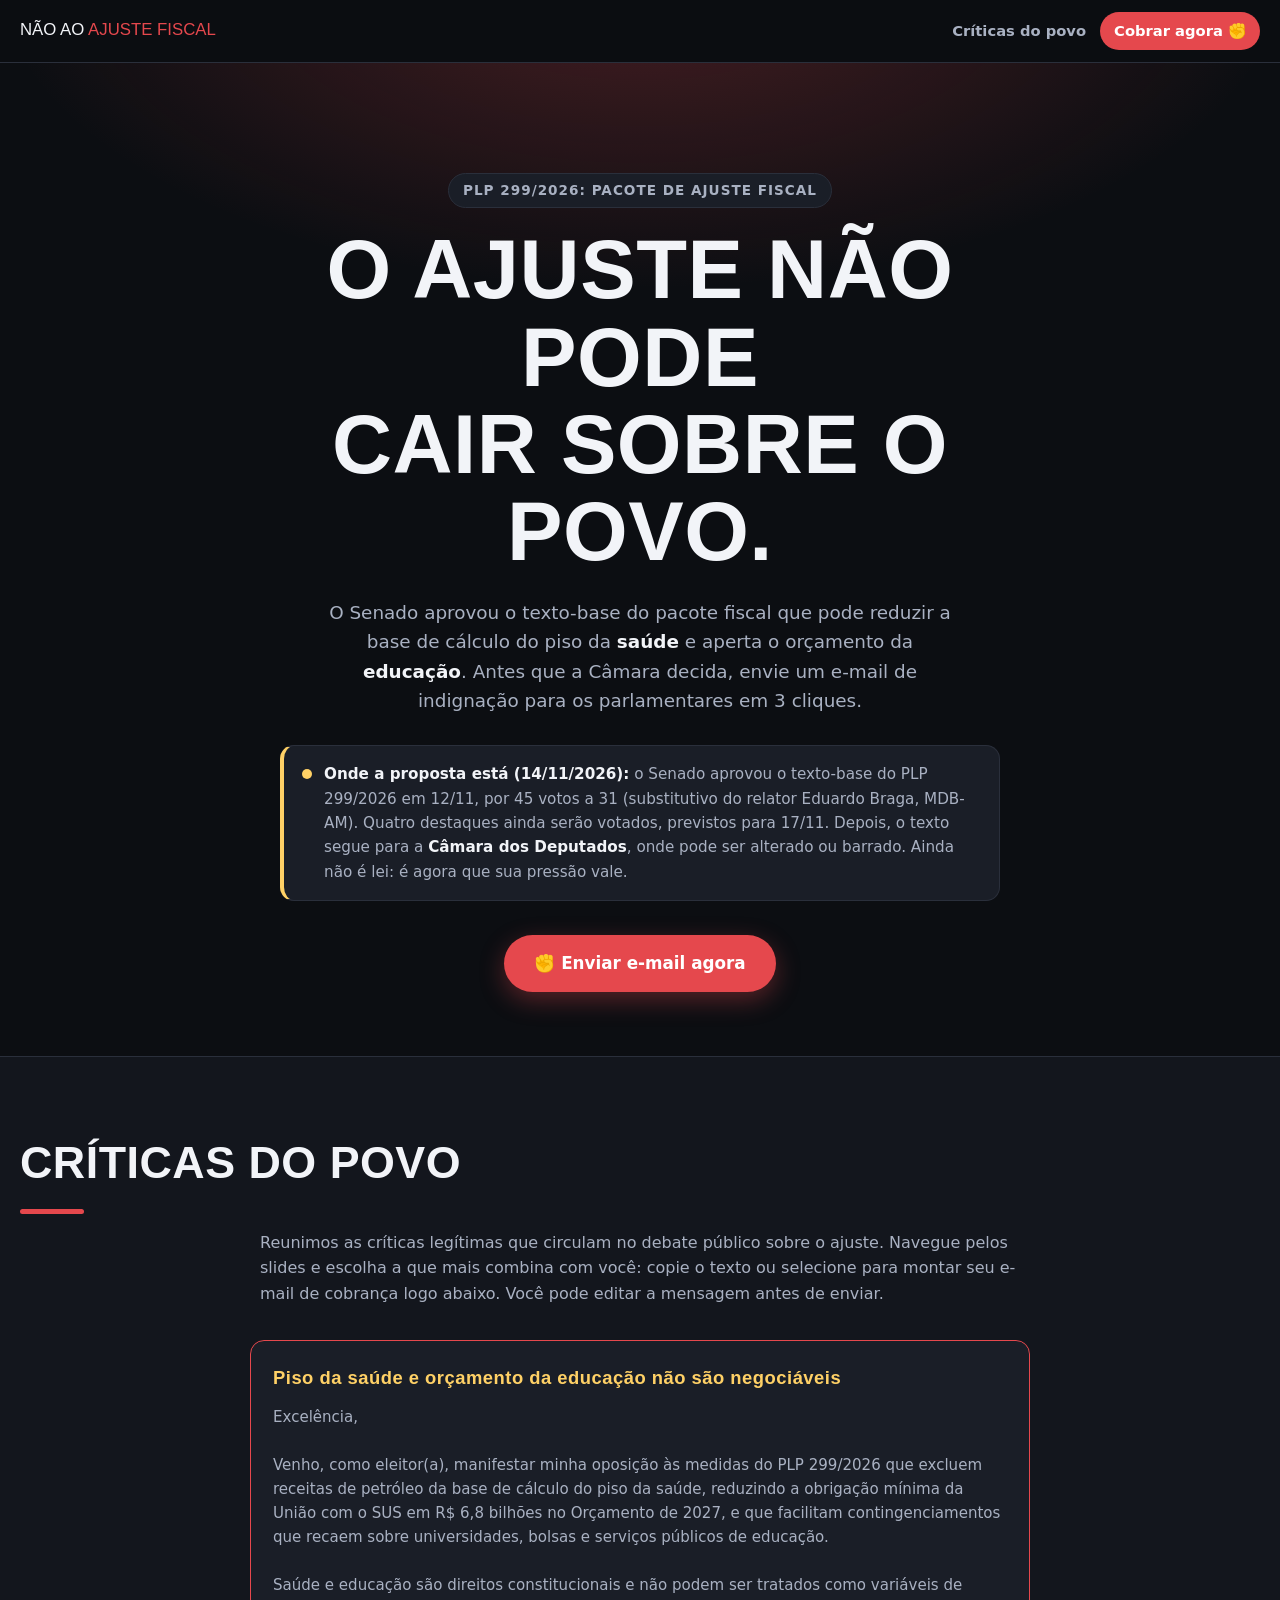
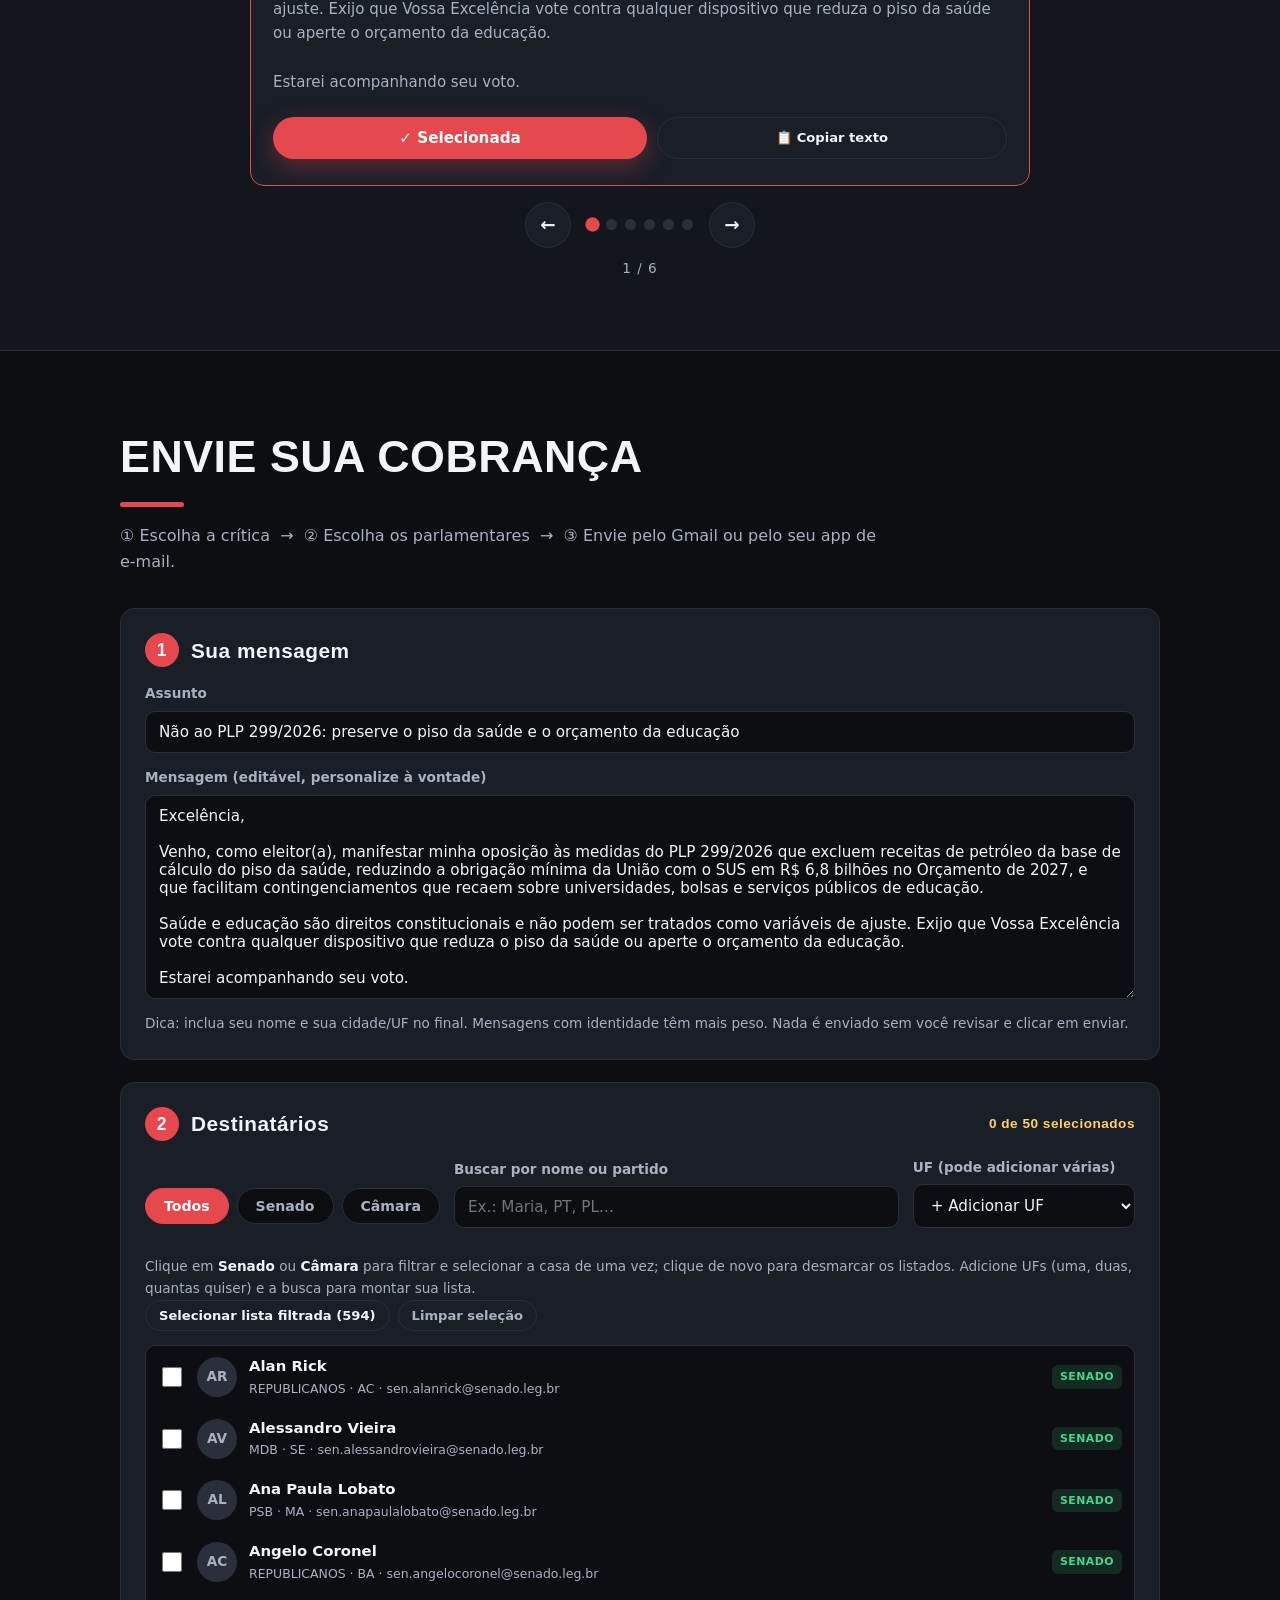
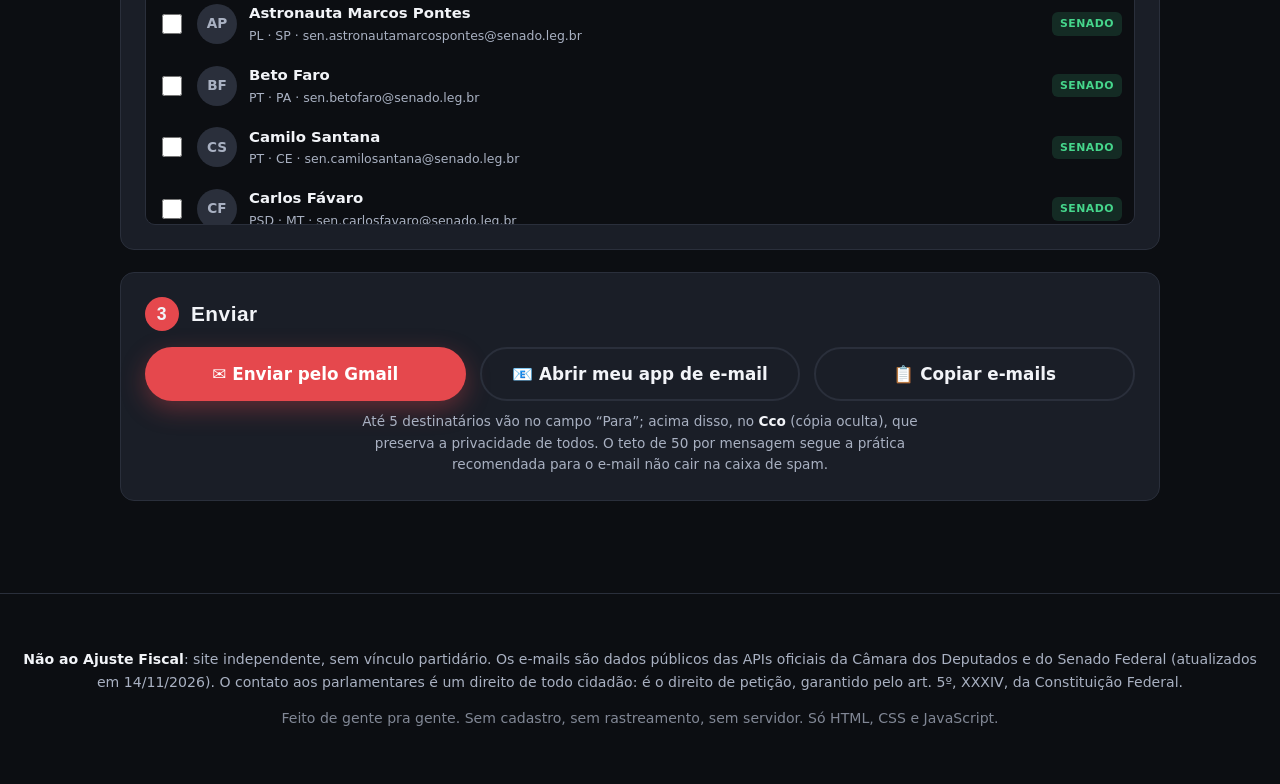
<file: index.html>
<!DOCTYPE html>
<html lang="pt-BR">
<head>
  <meta charset="UTF-8" />
  <meta name="viewport" content="width=device-width, initial-scale=1.0" />
  <title>Não ao Ajuste Fiscal: cobre seus parlamentares por e-mail</title>
  <meta name="description" content="Entenda o PLP 299/2026 (pacote de ajuste fiscal), escolha uma crítica legítima e envie um e-mail de cobrança para senadores e deputados em poucos cliques." />
  <link rel="stylesheet" href="css/style.css" />
  <link rel="icon" href="data:image/svg+xml,%3Csvg xmlns='http://www.w3.org/2000/svg' viewBox='0 0 100 100'%3E%3Ctext y='.9em' font-size='90'%3E✊%3C/text%3E%3C/svg%3E" />
</head>
<body>

  <header class="topo">
    <a class="marca" href="#inicio">NÃO AO <span>AJUSTE FISCAL</span></a>
    <nav aria-label="Navegação principal">
      <a href="#criticas">Críticas do povo</a>
      <a class="destaque-nav" href="#cobrar">Cobrar agora ✊</a>
    </nav>
  </header>

  <main id="inicio">

    <!-- ============ HERO ============ -->
    <section class="hero">
      <p class="lupinha">PLP 299/2026: pacote de ajuste fiscal</p>
      <h1>O ajuste não pode<br />cair sobre o povo.</h1>
      <p class="hero-sub">
        O Senado aprovou o texto-base do pacote fiscal que pode reduzir a base de cálculo
        do piso da <strong>saúde</strong> e aperta o orçamento da <strong>educação</strong>.
        Antes que a Câmara decida, envie um e-mail de indignação para os parlamentares em 3 cliques.
      </p>
      <div class="status-caixa" role="status">
        <span class="ponto"></span>
        <div>
          <strong>Onde a proposta está (14/11/2026):</strong>
          o Senado aprovou o texto-base do PLP 299/2026 em 12/11, por 45 votos a 31
          (substitutivo do relator Eduardo Braga, MDB-AM). Quatro destaques ainda serão
          votados, previstos para 17/11. Depois, o texto segue para a
          <strong>Câmara dos Deputados</strong>, onde pode ser alterado ou barrado.
          Ainda não é lei: é agora que sua pressão vale.
        </div>
      </div>
      <div class="hero-cta">
        <a class="btn btn-vermelho btn-grande" href="#cobrar">✊ Enviar e-mail agora</a>
      </div>
    </section>

    <!-- ============ CRÍTICAS ============ -->
    <section id="criticas" class="secao secao-escura">
      <h2>Críticas do povo</h2>
      <p class="secao-sub">
        Reunimos as críticas legítimas que circulam no debate público sobre o ajuste.
        Navegue pelos slides e escolha a que mais combina com você: copie o texto ou
        selecione para montar seu e-mail de cobrança logo abaixo. Você pode editar a
        mensagem antes de enviar.
      </p>
      <div id="carrossel-criticas" class="carrossel" aria-roledescription="carrossel" aria-label="Críticas do povo"><!-- preenchido pelo app.js --></div>
    </section>

    <!-- ============ COBRAR ============ -->
    <section id="cobrar" class="secao">
      <h2>Envie sua cobrança</h2>
      <p class="secao-sub">
        ① Escolha a crítica &nbsp;→&nbsp; ② Escolha os parlamentares &nbsp;→&nbsp;
        ③ Envie pelo Gmail ou pelo seu app de e-mail.
      </p>

      <!-- Passo 1: mensagem -->
      <div class="painel">
        <h3 class="painel-titulo"><span class="passo">1</span> Sua mensagem</h3>
        <label class="campo">
          <span>Assunto</span>
          <input id="assunto" type="text" maxlength="120" />
        </label>
        <label class="campo">
          <span>Mensagem (editável, personalize à vontade)</span>
          <textarea id="mensagem" rows="10"></textarea>
        </label>
        <p class="dica">Dica: inclua seu nome e sua cidade/UF no final. Mensagens com
        identidade têm mais peso. Nada é enviado sem você revisar e clicar em enviar.</p>
      </div>

      <!-- Passo 2: destinatários -->
      <div class="painel">
        <h3 class="painel-titulo"><span class="passo">2</span> Destinatários
          <span class="contador" id="contador" aria-live="polite">0 de 50 selecionados</span>
        </h3>

        <div class="filtros">
          <div class="chip-grupo" role="group" aria-label="Filtrar e selecionar por casa">
            <button class="chip ativo" data-casa="todos">Todos</button>
            <button class="chip" data-casa="senado">Senado</button>
            <button class="chip" data-casa="camara">Câmara</button>
          </div>
          <label class="campo campo-busca">
            <span>Buscar por nome ou partido</span>
            <input id="busca" type="search" placeholder="Ex.: Maria, PT, PL…" />
          </label>
          <label class="campo campo-uf">
            <span>UF (pode adicionar várias)</span>
            <select id="uf"><option value="">+ Adicionar UF</option></select>
          </label>
        </div>
        <div id="ufs-ativas" class="ufs-ativas" aria-label="Estados no filtro" hidden></div>
        <p class="dica">
          Clique em <strong>Senado</strong> ou <strong>Câmara</strong> para filtrar e selecionar
          a casa de uma vez; clique de novo para desmarcar os listados. Adicione UFs (uma, duas,
          quantas quiser) e a busca para montar sua lista.
        </p>

        <div class="acoes-rapidas">
          <button class="btn btn-mini" id="sel-uf">Selecionar lista filtrada</button>
          <button class="btn btn-mini btn-fantasma" id="limpar">Limpar seleção</button>
        </div>

        <ul id="lista-parlamentares" class="lista-parlamentares"></ul>
        <p class="dica" id="aviso-limite" hidden>
          ⚠️ Limite de <strong>50 destinatários</strong> atingido: mais que isso em um único
          e-mail aumenta muito a chance de ele ser marcado como spam. Quer cobrar mais
          parlamentares? Envie outras mensagens com seleções diferentes.
        </p>
      </div>

      <!-- Passo 3: enviar -->
      <div class="painel painel-enviar">
        <h3 class="painel-titulo"><span class="passo">3</span> Enviar</h3>
        <div class="grade-enviar">
          <button class="btn btn-vermelho btn-grande" id="btn-gmail">✉️ Enviar pelo Gmail</button>
          <button class="btn btn-contorno btn-grande" id="btn-mailto">📧 Abrir meu app de e-mail</button>
          <button class="btn btn-contorno btn-grande" id="btn-copiar-emails">📋 Copiar e-mails</button>
        </div>
        <p class="dica">
          Até 5 destinatários vão no campo “Para”; acima disso, no <strong>Cco</strong>
          (cópia oculta), que preserva a privacidade de todos. O teto de 50 por mensagem
          segue a prática recomendada para o e-mail não cair na caixa de spam.
        </p>
      </div>
    </section>
  </main>

  <footer class="rodape">
    <p>
      <strong>Não ao Ajuste Fiscal</strong>: site independente, sem vínculo partidário.
      Os e-mails são dados públicos das APIs oficiais da Câmara dos Deputados e do Senado
      Federal (atualizados em <span id="data-geracao">…</span>). O contato aos parlamentares
      é um direito de todo cidadão: é o direito de petição, garantido pelo art. 5º, XXXIV,
      da Constituição Federal.
    </p>
    <p class="rodape-mini">
      Feito de gente pra gente. Sem cadastro, sem rastreamento, sem servidor.
      Só HTML, CSS e JavaScript.
    </p>
  </footer>

  <div id="toast" class="toast" role="status" aria-live="polite"></div>

  <script src="js/data.js"></script>
  <script src="js/app.js"></script>
</body>
</html>
</file>
<file: css/style.css>
/* ============ NÃO AO AJUSTE FISCAL ============ */
:root {
  --font-texto: system-ui, -apple-system, "Segoe UI", Roboto, "Helvetica Neue", Arial, sans-serif;
  --font-titulo: "Arial Black", "Segoe UI Black", "Arial Bold", Gadget, sans-serif;
  --fundo: #0c0e12;
  --fundo-2: #13161d;
  --card: #1a1e27;
  --borda: #2a2f3b;
  --texto: #f2f4f8;
  --texto-meio: #a9b1c2;
  --vermelho: #e5484d;
  --vermelho-forte: #d33b40;
  --amarelo: #ffd166;
  --verde: #46d68c;
  --raio: 14px;
  --sombra: 0 10px 30px rgba(0, 0, 0, 0.45);
}

* { box-sizing: border-box; }

html { scroll-behavior: smooth; }

body {
  margin: 0;
  background: var(--fundo);
  color: var(--texto);
  font-family: var(--font-texto);
  line-height: 1.6;
}

h1, h2, h3 { font-family: var(--font-titulo); font-weight: 900; letter-spacing: 0.5px; }

a { color: var(--amarelo); }

img { max-width: 100%; }

/* ---------- topo ---------- */
.topo {
  position: sticky;
  top: 0;
  z-index: 50;
  display: flex;
  align-items: center;
  justify-content: space-between;
  gap: 12px;
  padding: 12px 20px;
  background: rgba(12, 14, 18, 0.92);
  backdrop-filter: blur(8px);
  border-bottom: 1px solid var(--borda);
}

.marca {
  font-family: var(--font-titulo);
  font-size: 1.05rem;
  color: var(--texto);
  text-decoration: none;
  white-space: nowrap;
}
.marca span { color: var(--vermelho); }

.topo nav { display: flex; align-items: center; gap: 14px; }
.topo nav a { color: var(--texto-meio); text-decoration: none; font-size: 0.92rem; font-weight: 600; }
.topo nav a:hover { color: var(--texto); }
.destaque-nav {
  background: var(--vermelho);
  color: #fff !important;
  padding: 7px 14px;
  border-radius: 999px;
}

/* ---------- hero ---------- */
.hero {
  padding: clamp(56px, 10vw, 110px) 20px 64px;
  text-align: center;
  background:
    radial-gradient(1000px 500px at 50% -10%, rgba(229, 72, 77, 0.28), transparent 65%),
    var(--fundo);
}

.lupinha {
  display: inline-block;
  margin: 0 0 18px;
  padding: 6px 14px;
  border: 1px solid var(--borda);
  border-radius: 999px;
  background: var(--card);
  color: var(--texto-meio);
  font-size: 0.85rem;
  font-weight: 600;
  text-transform: uppercase;
  letter-spacing: 1px;
}

.hero h1 {
  margin: 0 auto;
  max-width: 14ch;
  font-size: clamp(2.6rem, 8vw, 5.2rem);
  line-height: 1.05;
  text-transform: uppercase;
}

.hero-sub {
  max-width: 640px;
  margin: 22px auto 30px;
  color: var(--texto-meio);
  font-size: clamp(1rem, 2.5vw, 1.15rem);
}
.hero-sub strong { color: var(--texto); }

.status-caixa {
  display: flex;
  gap: 12px;
  align-items: flex-start;
  max-width: 720px;
  margin: 0 auto 34px;
  padding: 16px 18px;
  text-align: left;
  background: var(--card);
  border: 1px solid var(--borda);
  border-left: 4px solid var(--amarelo);
  border-radius: var(--raio);
  font-size: 0.95rem;
  color: var(--texto-meio);
}
.status-caixa strong { color: var(--texto); }
.ponto {
  flex: none;
  width: 10px;
  height: 10px;
  margin-top: 7px;
  border-radius: 50%;
  background: var(--amarelo);
  box-shadow: 0 0 0 0 rgba(255, 209, 102, 0.6);
  animation: pulsa 2s infinite;
}
@keyframes pulsa {
  70% { box-shadow: 0 0 0 12px rgba(255, 209, 102, 0); }
  100% { box-shadow: 0 0 0 0 rgba(255, 209, 102, 0); }
}

.hero-cta { display: flex; flex-wrap: wrap; justify-content: center; gap: 14px; }

/* ---------- botões ---------- */
.btn {
  display: inline-block;
  border: none;
  border-radius: 999px;
  padding: 12px 26px;
  font-family: inherit;
  font-size: 0.95rem;
  font-weight: 800;
  text-decoration: none;
  cursor: pointer;
  transition: transform 0.12s ease, filter 0.12s ease;
}
.btn:hover { transform: translateY(-2px); filter: brightness(1.08); }
.btn:active { transform: translateY(0); }

.btn-vermelho { background: var(--vermelho); color: #fff; box-shadow: 0 8px 24px rgba(229, 72, 77, 0.35); }
.btn-contorno { background: transparent; color: var(--texto); border: 2px solid var(--borda); }
.btn-grande { padding: 15px 30px; font-size: 1.05rem; }
.btn-mini {
  background: var(--card);
  color: var(--texto);
  border: 1px solid var(--borda);
  padding: 7px 13px;
  font-size: 0.82rem;
}
.btn-fantasma { color: var(--texto-meio); }

/* ---------- seções ---------- */
.secao { padding: 70px 20px; max-width: 1080px; margin: 0 auto; }
.secao-escura {
  max-width: none;
  background: var(--fundo-2);
  border-top: 1px solid var(--borda);
  border-bottom: 1px solid var(--borda);
}
.secao-escura > * { max-width: 1080px; margin-left: auto; margin-right: auto; }

.secao h2 {
  font-size: clamp(1.9rem, 5vw, 2.8rem);
  text-transform: uppercase;
  margin: 0 0 10px;
}
.secao h2::after {
  content: "";
  display: block;
  width: 64px;
  height: 5px;
  margin-top: 10px;
  background: var(--vermelho);
  border-radius: 3px;
}
.secao-sub { color: var(--texto-meio); max-width: 760px; margin-bottom: 34px; }
.secao-sub strong { color: var(--texto); }

/* ---------- críticas (carrossel) ---------- */
.carrossel { max-width: 780px; margin-left: auto; margin-right: auto; }
.carrossel-janela { overflow: hidden; border-radius: var(--raio); }
.carrossel-trilho { display: flex; transition: transform 0.35s ease; }
@media (prefers-reduced-motion: reduce) {
  .carrossel-trilho { transition: none; }
}

.critica {
  display: flex;
  flex-direction: column;
  gap: 12px;
  background: var(--card);
  border: 1px solid var(--borda);
  border-radius: var(--raio);
  padding: 22px;
  transition: border-color 0.15s ease;
}
.carrossel-trilho .critica { flex: 0 0 100%; min-width: 0; }
.critica.selecionada { border-color: var(--vermelho); box-shadow: 0 0 0 3px rgba(229, 72, 77, 0.25); }
.critica h3 { margin: 0; font-size: 1.15rem; color: var(--amarelo); }
.critica p {
  margin: 0;
  flex: 1;
  white-space: pre-line;
  color: var(--texto-meio);
  font-size: 0.94rem;
  max-height: 300px;
  overflow: auto;
}
.critica-rodape { display: flex; gap: 10px; flex-wrap: wrap; }
.critica-rodape .btn { flex: 1; min-width: 140px; }

.carrossel-controles {
  display: flex;
  align-items: center;
  justify-content: center;
  gap: 16px;
  margin-top: 16px;
}
.carrossel-seta {
  flex: none;
  width: 46px;
  height: 46px;
  border-radius: 50%;
  background: var(--card);
  color: var(--texto);
  border: 1px solid var(--borda);
  font-family: inherit;
  font-size: 1.15rem;
  font-weight: 800;
  cursor: pointer;
  transition: border-color 0.15s ease;
}
.carrossel-seta:hover { border-color: var(--vermelho); }
.carrossel-seta:focus-visible { outline: 2px solid var(--amarelo); outline-offset: 2px; }
.carrossel-dots { display: flex; gap: 8px; flex-wrap: wrap; justify-content: center; }
.carrossel-dot {
  width: 11px;
  height: 11px;
  padding: 0;
  border: none;
  border-radius: 50%;
  background: var(--borda);
  cursor: pointer;
  transition: transform 0.15s ease, background 0.15s ease;
}
.carrossel-dot.ativo { background: var(--vermelho); transform: scale(1.3); }
.carrossel-dot:focus-visible { outline: 2px solid var(--amarelo); outline-offset: 2px; }
.carrossel-contador {
  margin: 10px 0 0;
  text-align: center;
  color: var(--texto-meio);
  font-size: 0.85rem;
  letter-spacing: 1px;
}

/* ---------- painéis ---------- */
.painel {
  background: var(--card);
  border: 1px solid var(--borda);
  border-radius: var(--raio);
  padding: 24px;
  margin-bottom: 22px;
}
.painel-titulo {
  display: flex;
  align-items: center;
  gap: 12px;
  margin: 0 0 16px;
  font-size: 1.3rem;
}
.passo {
  display: inline-flex;
  align-items: center;
  justify-content: center;
  width: 34px;
  height: 34px;
  border-radius: 50%;
  background: var(--vermelho);
  font-size: 1.1rem;
}
.contador {
  margin-left: auto;
  font-size: 0.85rem;
  font-weight: 800;
  color: var(--amarelo);
}
.contador.no-limite { color: var(--vermelho); }

.campo { display: flex; flex-direction: column; gap: 6px; margin-bottom: 14px; }
.campo > span { font-size: 0.85rem; font-weight: 600; color: var(--texto-meio); }

input[type="text"], input[type="search"], textarea, select {
  width: 100%;
  background: var(--fundo);
  border: 1px solid var(--borda);
  border-radius: 10px;
  color: var(--texto);
  font-family: inherit;
  font-size: 0.95rem;
  padding: 11px 13px;
}
input:focus, textarea:focus, select:focus, .btn:focus-visible, .chip:focus-visible {
  outline: 2px solid var(--amarelo);
  outline-offset: 1px;
}
textarea { resize: vertical; }

.dica { color: var(--texto-meio); font-size: 0.85rem; margin: 4px 0 0; }
.dica strong { color: var(--texto); }

/* ---------- filtros ---------- */
.filtros {
  display: flex;
  flex-wrap: wrap;
  gap: 14px;
  align-items: flex-end;
  margin-bottom: 14px;
}
.campo-busca { flex: 2; min-width: 220px; margin-bottom: 0; }
.campo-uf { flex: 1; min-width: 130px; margin-bottom: 0; }

.chip-grupo { display: flex; gap: 8px; margin-bottom: 4px; }
.chip {
  background: var(--fundo);
  border: 1px solid var(--borda);
  color: var(--texto-meio);
  border-radius: 999px;
  padding: 9px 18px;
  font-family: inherit;
  font-weight: 700;
  font-size: 0.88rem;
  cursor: pointer;
}
.chip.ativo { background: var(--vermelho); border-color: var(--vermelho); color: #fff; }
.chip.cheio {
  border-color: var(--verde);
  color: var(--verde);
}
.chip.ativo.cheio {
  background: var(--verde);
  border-color: var(--verde);
  color: #0c0e12;
}

.acoes-rapidas { display: flex; flex-wrap: wrap; gap: 8px; margin-bottom: 14px; }

/* chips das UFs adicionadas ao filtro */
.ufs-ativas { display: flex; flex-wrap: wrap; gap: 8px; margin-bottom: 14px; }
.chip-uf {
  display: inline-flex;
  align-items: center;
  gap: 7px;
  padding: 5px 12px;
  border-radius: 999px;
  background: var(--card);
  border: 1px solid var(--borda);
  color: var(--texto);
  font-family: inherit;
  font-weight: 800;
  font-size: 0.82rem;
  cursor: pointer;
  transition: border-color 0.15s ease;
}
.chip-uf:hover { border-color: var(--vermelho); }
.chip-uf:focus-visible { outline: 2px solid var(--amarelo); outline-offset: 1px; }
.chip-uf-x { color: var(--texto-meio); font-size: 0.72rem; }
.chip-uf:hover .chip-uf-x { color: var(--vermelho); }

/* ---------- lista de parlamentares ---------- */
.lista-parlamentares {
  list-style: none;
  margin: 0;
  padding: 0;
  max-height: 480px;
  overflow: auto;
  border: 1px solid var(--borda);
  border-radius: 10px;
  background: var(--fundo);
}

.parlamentar {
  display: flex;
  align-items: center;
  gap: 12px;
  padding: 9px 12px;
  border-bottom: 1px solid rgba(42, 47, 59, 0.6);
  cursor: pointer;
  transition: background 0.1s ease;
}
.parlamentar:hover { background: rgba(255, 255, 255, 0.04); }
.parlamentar:last-child { border-bottom: none; }

.parlamentar.marcado { background: rgba(229, 72, 77, 0.12); }

.avatar {
  flex: none;
  width: 40px;
  height: 40px;
  border-radius: 50%;
  overflow: hidden;
  background: var(--borda);
  display: flex;
  align-items: center;
  justify-content: center;
  font-weight: 800;
  font-size: 0.85rem;
  color: var(--texto-meio);
}
.avatar img { width: 100%; height: 100%; object-fit: cover; }

.parlamentar-info { flex: 1; min-width: 0; }
.parlamentar-nome { font-weight: 700; font-size: 0.93rem; white-space: nowrap; overflow: hidden; text-overflow: ellipsis; }
.parlamentar-meta { font-size: 0.78rem; color: var(--texto-meio); }

.parlamentar input[type="checkbox"] {
  flex: none;
  width: 20px;
  height: 20px;
  accent-color: var(--vermelho);
  cursor: pointer;
}

.tag-casa {
  flex: none;
  font-size: 0.68rem;
  font-weight: 800;
  letter-spacing: 0.5px;
  text-transform: uppercase;
  padding: 3px 8px;
  border-radius: 6px;
}
.tag-senado { background: rgba(70, 214, 140, 0.15); color: var(--verde); }
.tag-camara { background: rgba(255, 209, 102, 0.15); color: var(--amarelo); }

/* ---------- enviar ---------- */
.painel-enviar { text-align: center; }
.grade-enviar {
  display: grid;
  grid-template-columns: repeat(auto-fit, minmax(240px, 1fr));
  gap: 14px;
  margin-bottom: 10px;
}
.painel-enviar .dica { max-width: 560px; margin: 4px auto 0; }

/* ---------- rodapé ---------- */
.rodape {
  border-top: 1px solid var(--borda);
  padding: 40px 20px;
  text-align: center;
  color: var(--texto-meio);
  font-size: 0.88rem;
}
.rodape strong { color: var(--texto); }
.rodape-mini { margin-top: 14px; opacity: 0.75; }

/* ---------- toast ---------- */
.toast {
  position: fixed;
  left: 50%;
  bottom: 26px;
  transform: translate(-50%, 20px);
  max-width: min(92vw, 480px);
  background: #232833;
  border: 1px solid var(--borda);
  border-left: 4px solid var(--verde);
  color: var(--texto);
  border-radius: 10px;
  padding: 13px 18px;
  font-size: 0.9rem;
  box-shadow: var(--sombra);
  opacity: 0;
  pointer-events: none;
  transition: opacity 0.25s ease, transform 0.25s ease;
  z-index: 100;
}
.toast.visivel { opacity: 1; transform: translate(-50%, 0); }
.toast.atencao { border-left-color: var(--amarelo); }

/* ---------- responsivo ---------- */
@media (max-width: 640px) {
  .topo { flex-direction: column; align-items: flex-start; }
  .topo nav { flex-wrap: wrap; }
  .filtros { flex-direction: column; align-items: stretch; }
  .hero-cta .btn { width: 100%; }
}
</file>
